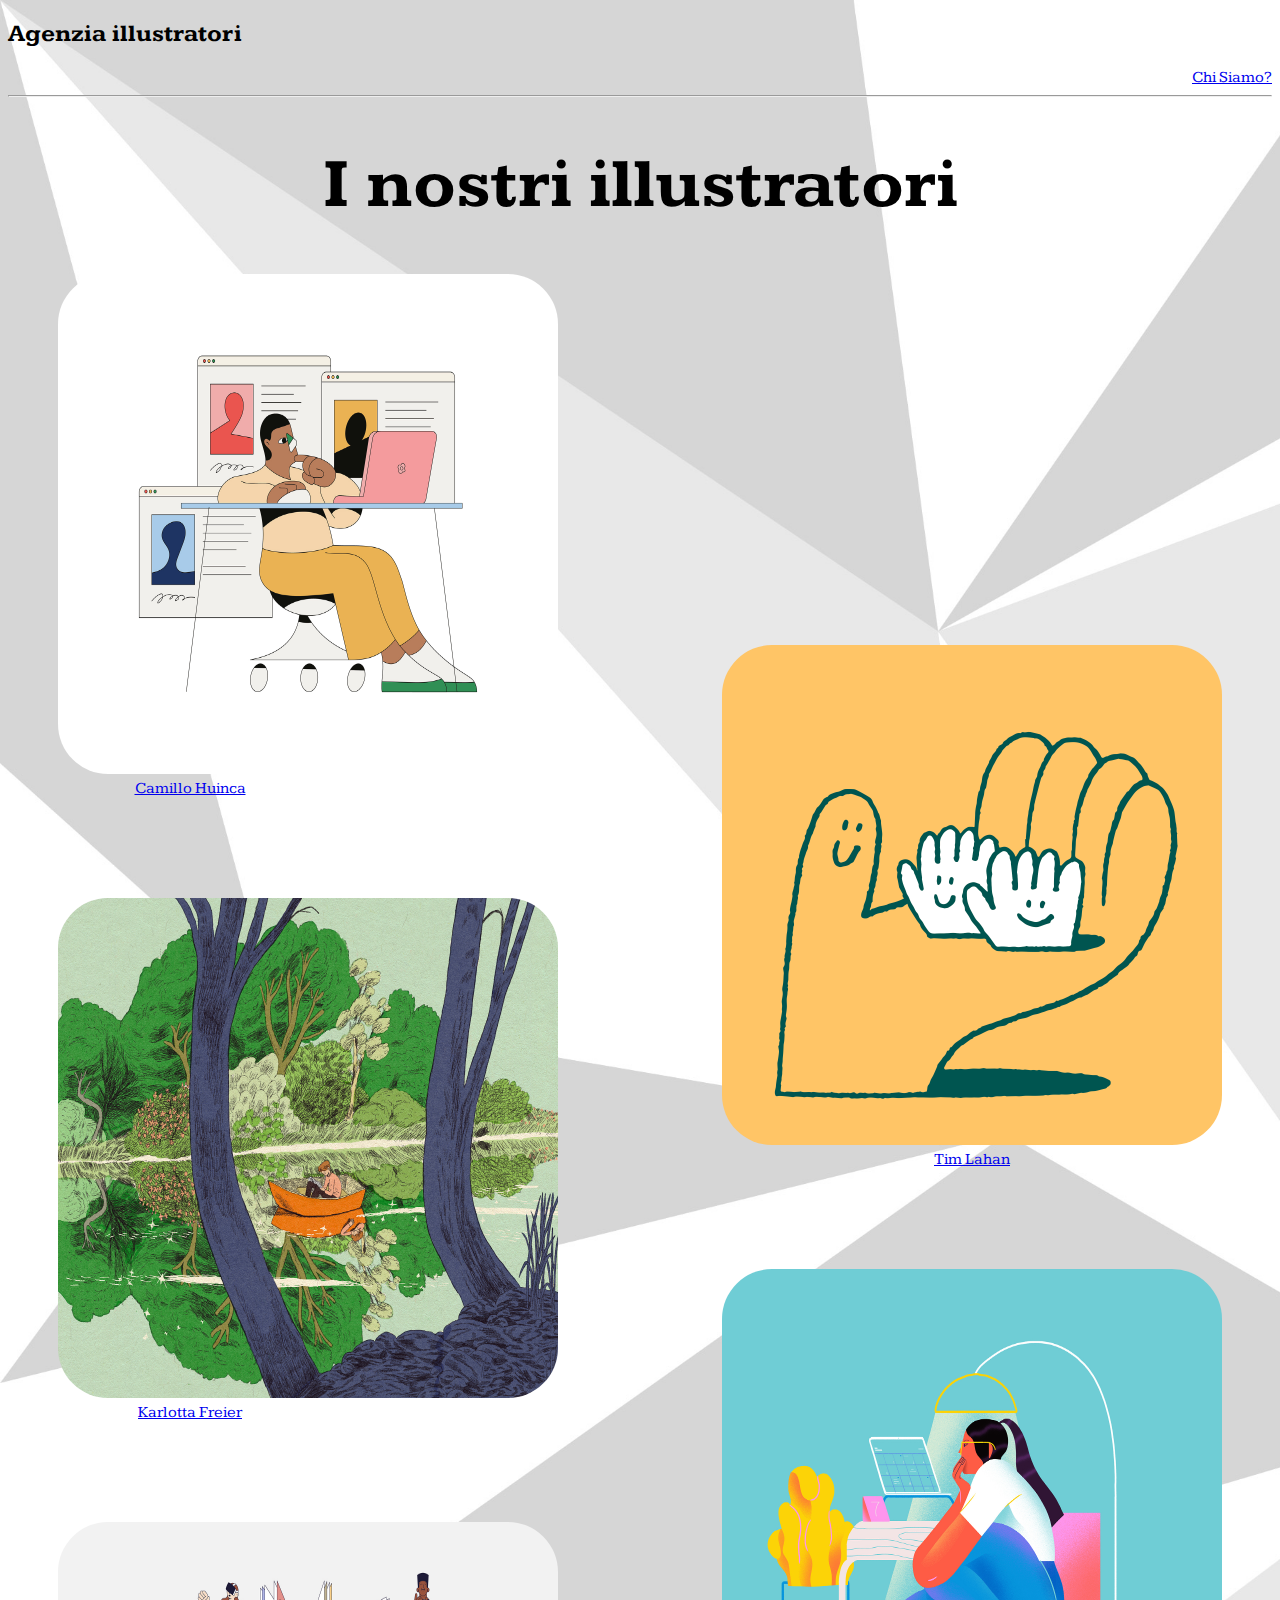
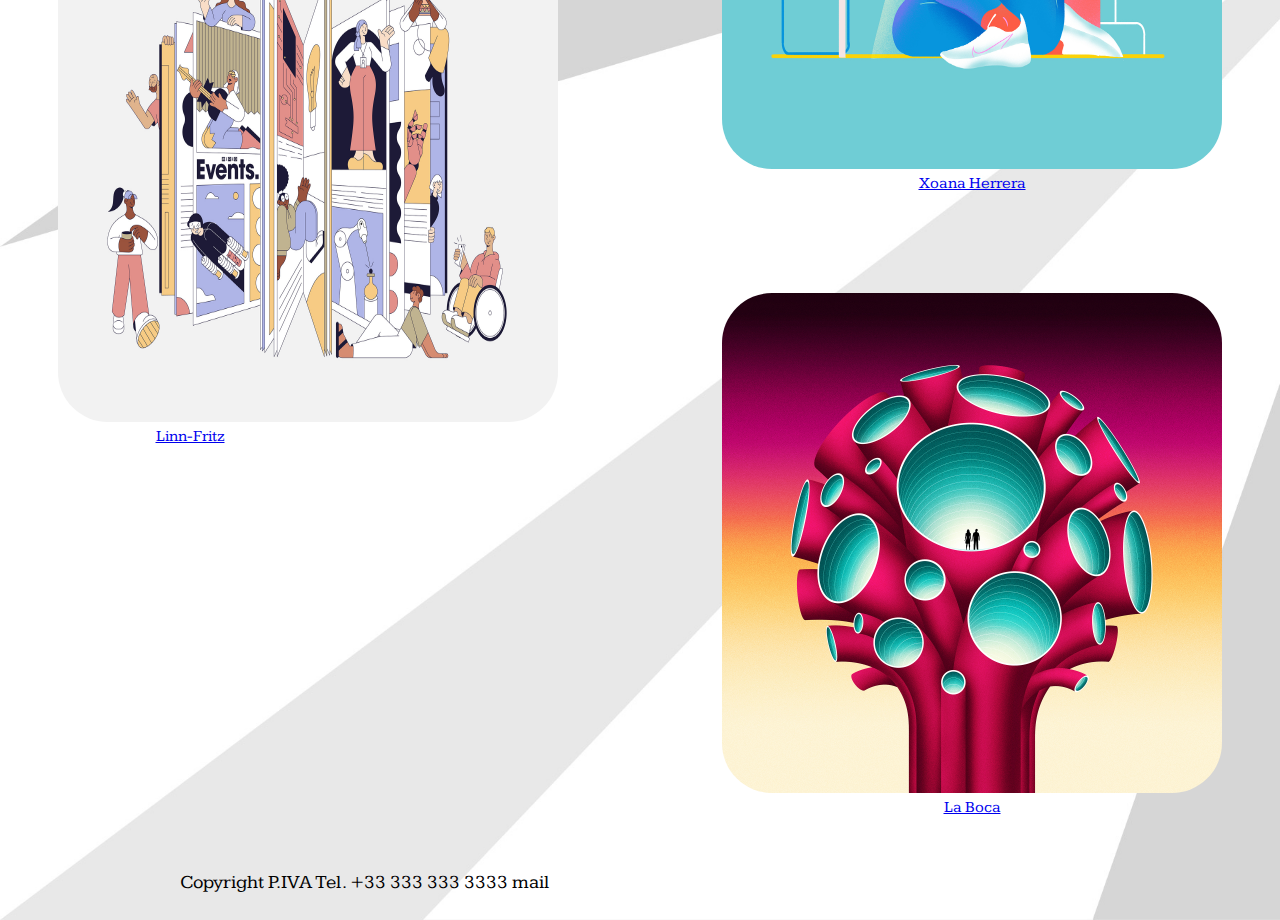
<file: index.html>
<!DOCTYPE html>
<html lang="en">
<head>
    <meta charset="UTF-8">
    <meta http-equiv="X-UA-Compatible" content="IE=edge">
    <meta name="viewport" content="width=device-width, initial-scale=1.0">
    <title>Home page</title>
    <link rel="stylesheet" href="style.css">
    <link rel="preconnect" href="https://fonts.googleapis.com">
<link rel="preconnect" href="https://fonts.gstatic.com" crossorigin>
<link href="https://fonts.googleapis.com/css2?family=Kameron:wght@400;700&display=swap" rel="stylesheet">
</head>
<body>
    <h2>Agenzia illustratori</h2>
    <header>
        <li><a href="index1.html">Chi Siamo?</a></li>
    </header>
    <hr>
    <h1>I nostri illustratori</h1>
    <main>
    <div id="camillo" >
        <img src="immagini/ch1.jpg" alt=""width="500" height="500">
        <li><a href="index2.html">Camillo Huinca</a></li>
    </div>
    <div id="tim" >
        <img src="immagini/tl5.png" alt=""width="500" height="500">
        <li><a href="index3.html">Tim Lahan</a></li>
    </div>
    <div id="karlotta" >
        <img src="immagini/kf6.jpg" alt=""width="500" height="500">
        <li><a href="index4.html">Karlotta Freier</a></li>
    </div>
    <div id="xoana" >
        <img src="immagini/xh9.jpg" alt=""width="500" height="500">
        <li><a href="index5.html">Xoana Herrera</a></li>
    </div>
    <div id="linn" >
        <img src="immagini/lf5.jpg" alt=""width="500" height="500">
        <li><a href="index6.html">Linn-Fritz</a></li>
    </div>
    <div id="laboca" >
        <img src="immagini/lb8.jpg" alt=""width="500" height="500">
        <li><a href="index7.html">La Boca</a></li>
    </div>
    </main>
    <footer>
        <h4 style="font-weight: lighter;">Copyright P.IVA Tel. +33 333 333 3333 mail</h4>
    </footer>
</body>
</html>
</file>
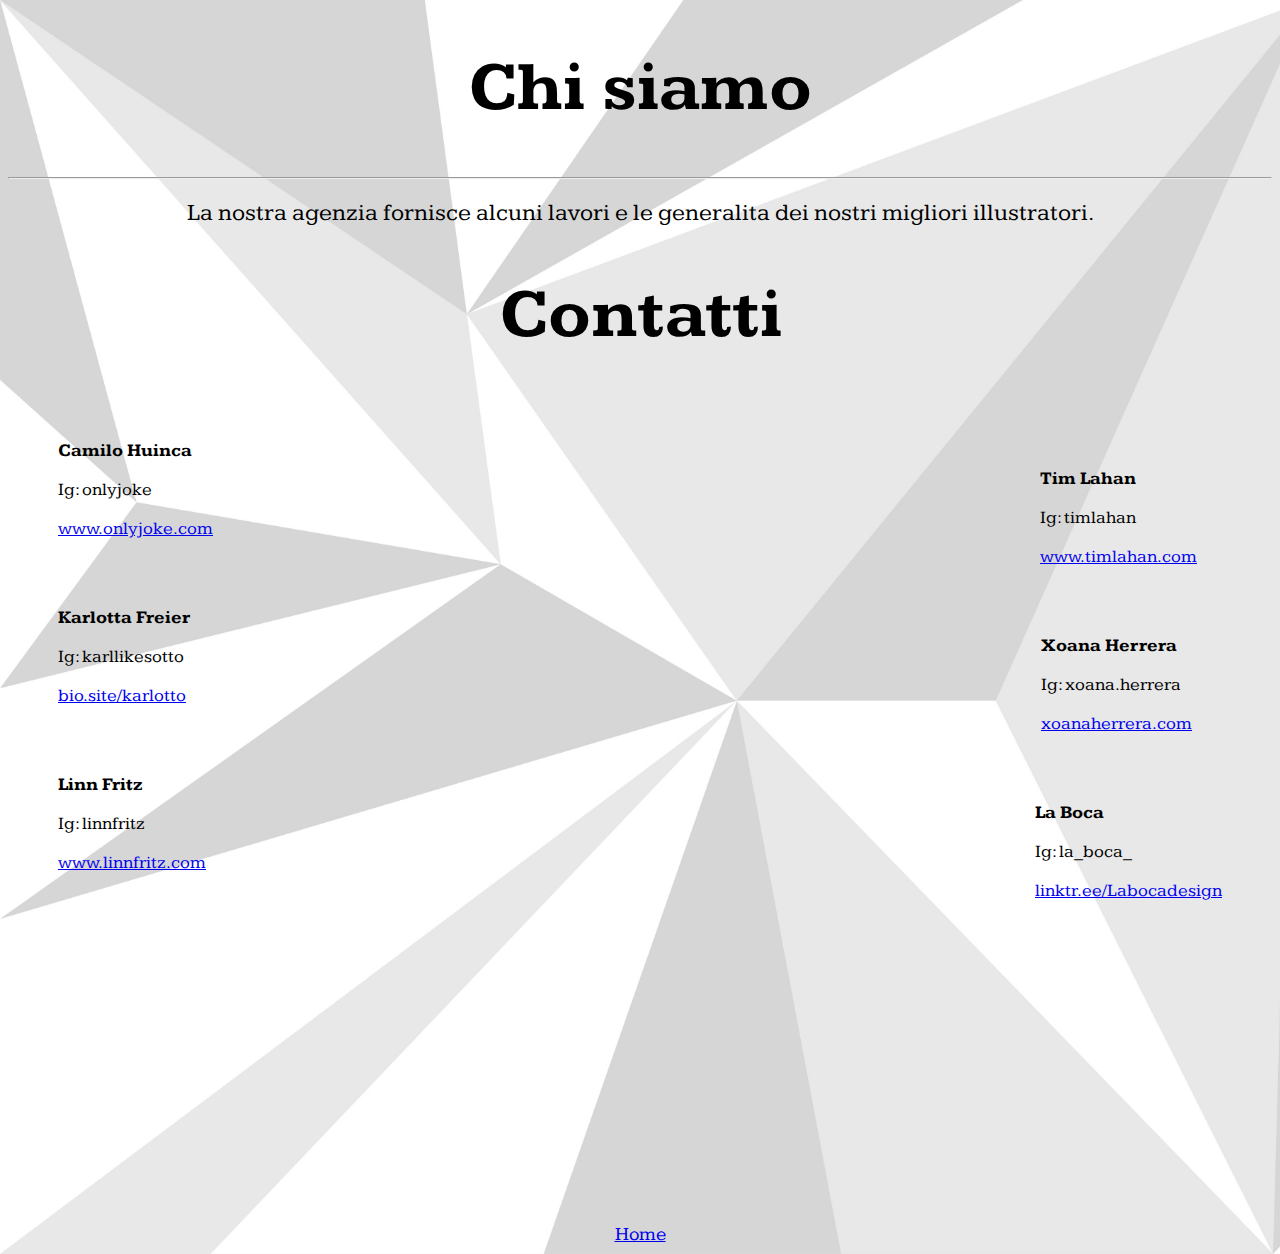
<file: index1.html>
<!DOCTYPE html>
<html lang="en">
<head>
    <meta charset="UTF-8">
    <meta http-equiv="X-UA-Compatible" content="IE=edge">
    <meta name="viewport" content="width=device-width, initial-scale=1.0">
    <title>Chi Siamo?</title>
    <link rel="stylesheet" href="style.css">
    <link rel="preconnect" href="https://fonts.googleapis.com">
<link rel="preconnect" href="https://fonts.gstatic.com" crossorigin>
<link href="https://fonts.googleapis.com/css2?family=Kameron:wght@400;700&display=swap" rel="stylesheet">
</head>
<body>
   <header>
    <h1>Chi siamo</h1>
   </header>
<hr>
   <main>
    <h2 style="font-weight: lighter;">La nostra agenzia fornisce alcuni lavori e le generalita dei nostri migliori illustratori.</h2>
    <h1>Contatti</h1>
<br>
<div id="camillo1" >
<p style="font-weight: bolder;">Camilo Huinca</p>
<p> Ig: onlyjoke</p>
<a href="https://www.onlyjoke.com/"> www.onlyjoke.com</a>
</div>

<div id="tim1" >
    <p style="font-weight: bolder;">Tim Lahan</p>
    <p>Ig: timlahan</p>
    <a href="https://www.timlahan.com/"> www.timlahan.com</a>
</div>

<div id="karlotta1" >
    <p style="font-weight: bolder;">Karlotta Freier</p>
    <p> Ig: karllikesotto</p>
    <a href="https://bio.site/karlotto"> bio.site/karlotto</a>
</div>

<div id="xoana1" >
    <p style="font-weight: bolder;">Xoana Herrera</p>
    <p>Ig: xoana.herrera</p>
    <a href="https://www.xoanaherrera.com/"> xoanaherrera.com</a>   
</div>

<div id="linn1" >
    <p style="font-weight: bolder;">Linn Fritz</p>
    <p>Ig: linnfritz</p>
    <a href="https://www.linnfritz.com/"> www.linnfritz.com</a>  
</div>

<div id="laboca1">
<p style="font-weight: bolder;">La Boca</p>
<p>Ig: la_boca_</p>
<a href="https://linktr.ee/Labocadesign"> linktr.ee/Labocadesign</a>
</div>
</main>

<footer>
    <li><a href="index.html">Home</a></li>
</footer>
</body>
</html>
</file>
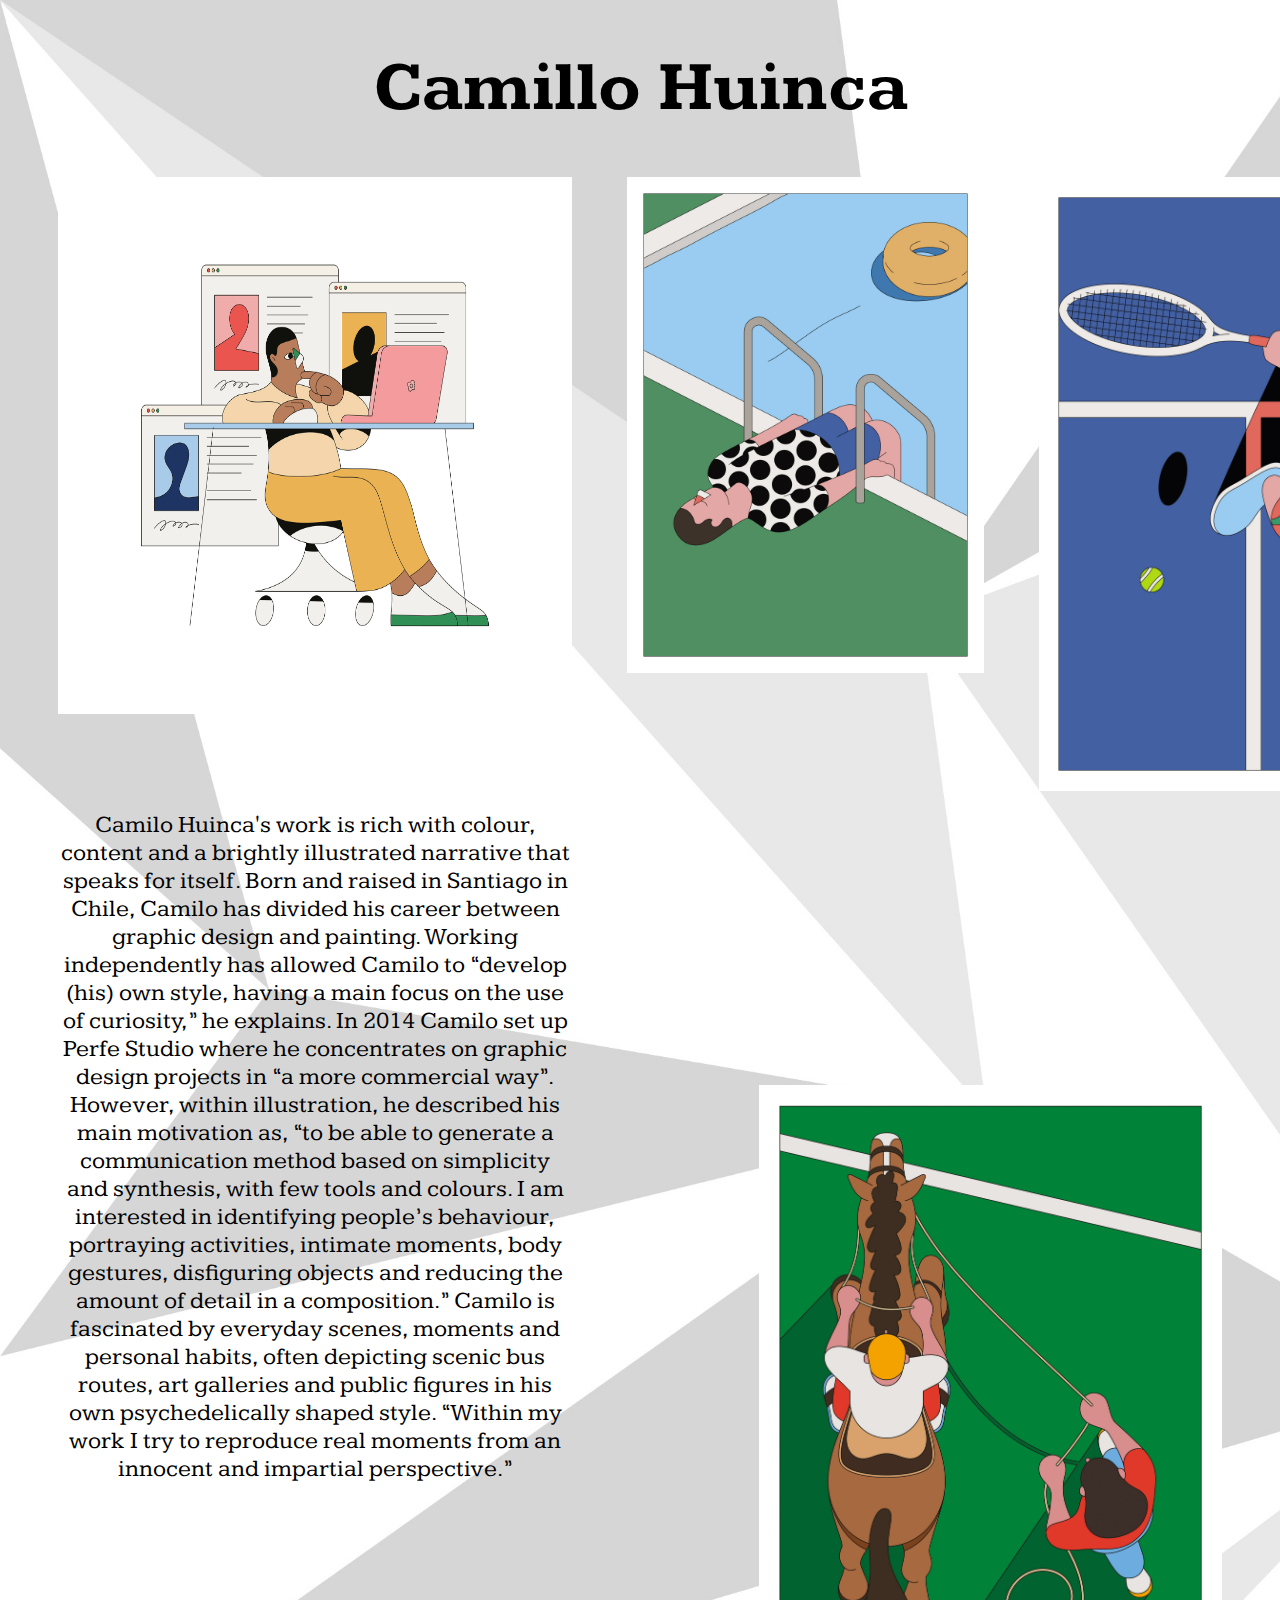
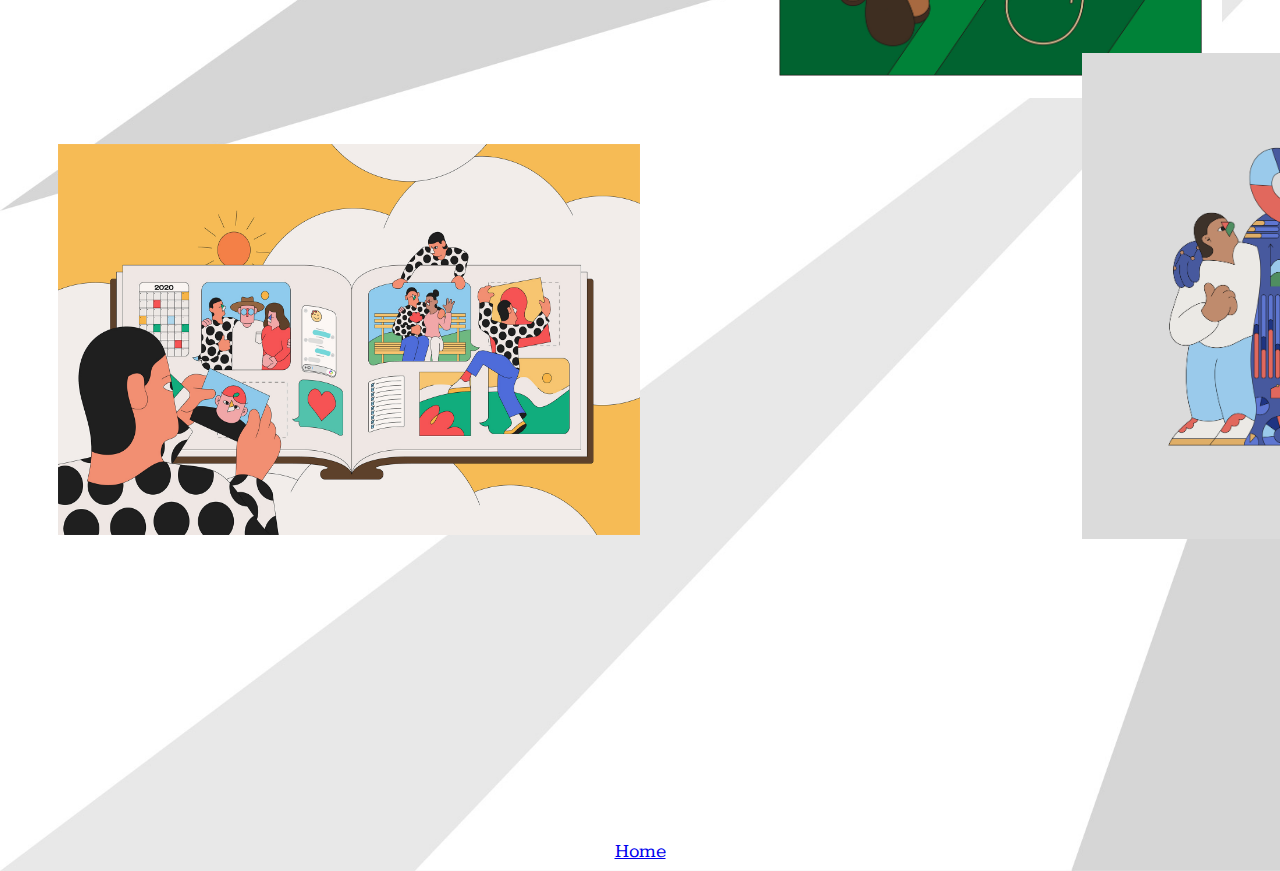
<file: index2.html>
<!DOCTYPE html>
<html lang="en">
<head>
    <meta charset="UTF-8">
    <meta http-equiv="X-UA-Compatible" content="IE=edge">
    <meta name="viewport" content="width=device-width, initial-scale=1.0">
    <title>Camillo Huinca</title>
    <link rel="stylesheet" href="style.css">
    <link rel="preconnect" href="https://fonts.googleapis.com">
<link rel="preconnect" href="https://fonts.gstatic.com" crossorigin>
<link href="https://fonts.googleapis.com/css2?family=Kameron:wght@400;700&display=swap" rel="stylesheet">
</head>
<body>
    <header>
        <h1>Camillo Huinca</h1>
    </header>
    <main>
        <div id="CamilloHuinca">
            <div id="ch123">
    <img src="immagini/ch1.jpg" alt=""width="514" height="537">
    <img src="immagini/ch2.jpg" alt=""width="357" height="496">
    <img src="immagini/ch3.jpg" alt=""width="422" height="614">
            </div>
    <h2 style="font-weight: lighter;">Camilo Huinca's work is rich with colour, content and a brightly illustrated narrative that speaks for itself. Born and raised in Santiago in Chile, Camilo has divided his career between graphic design and painting. Working independently has allowed Camilo to “develop (his) own style, having a main focus on the use of curiosity,” he explains. In 2014 Camilo set up Perfe Studio where he concentrates on graphic design projects in “a more commercial way”. However, within illustration, he described his main motivation as, “to be able to generate a communication method based on simplicity and synthesis, with few tools and colours. I am interested in identifying people’s behaviour, portraying activities, intimate moments, body gestures, disfiguring objects and reducing the amount of detail in a composition.” Camilo is fascinated by everyday scenes, moments and personal habits, often depicting scenic bus routes, art galleries and public figures in his own psychedelically shaped style. “Within my work I try to reproduce real moments from an innocent and impartial perspective.”</h2>
    <div id="ch4">
    <img src="immagini/ch4.jpg" alt=""width="463" height="613">
    </div>
    <div id="ch56">
        <div id="ch5">
    <img src="immagini/ch5.jpg" alt=""width="582" height="391">
</div>
    <img src="immagini/ch6.png" alt=""width="484" height="486">
    </div>
</div>
</main>
<footer>
    <li><a href="index.html">Home</a></li>
</footer>
</body>
</html>
</file>
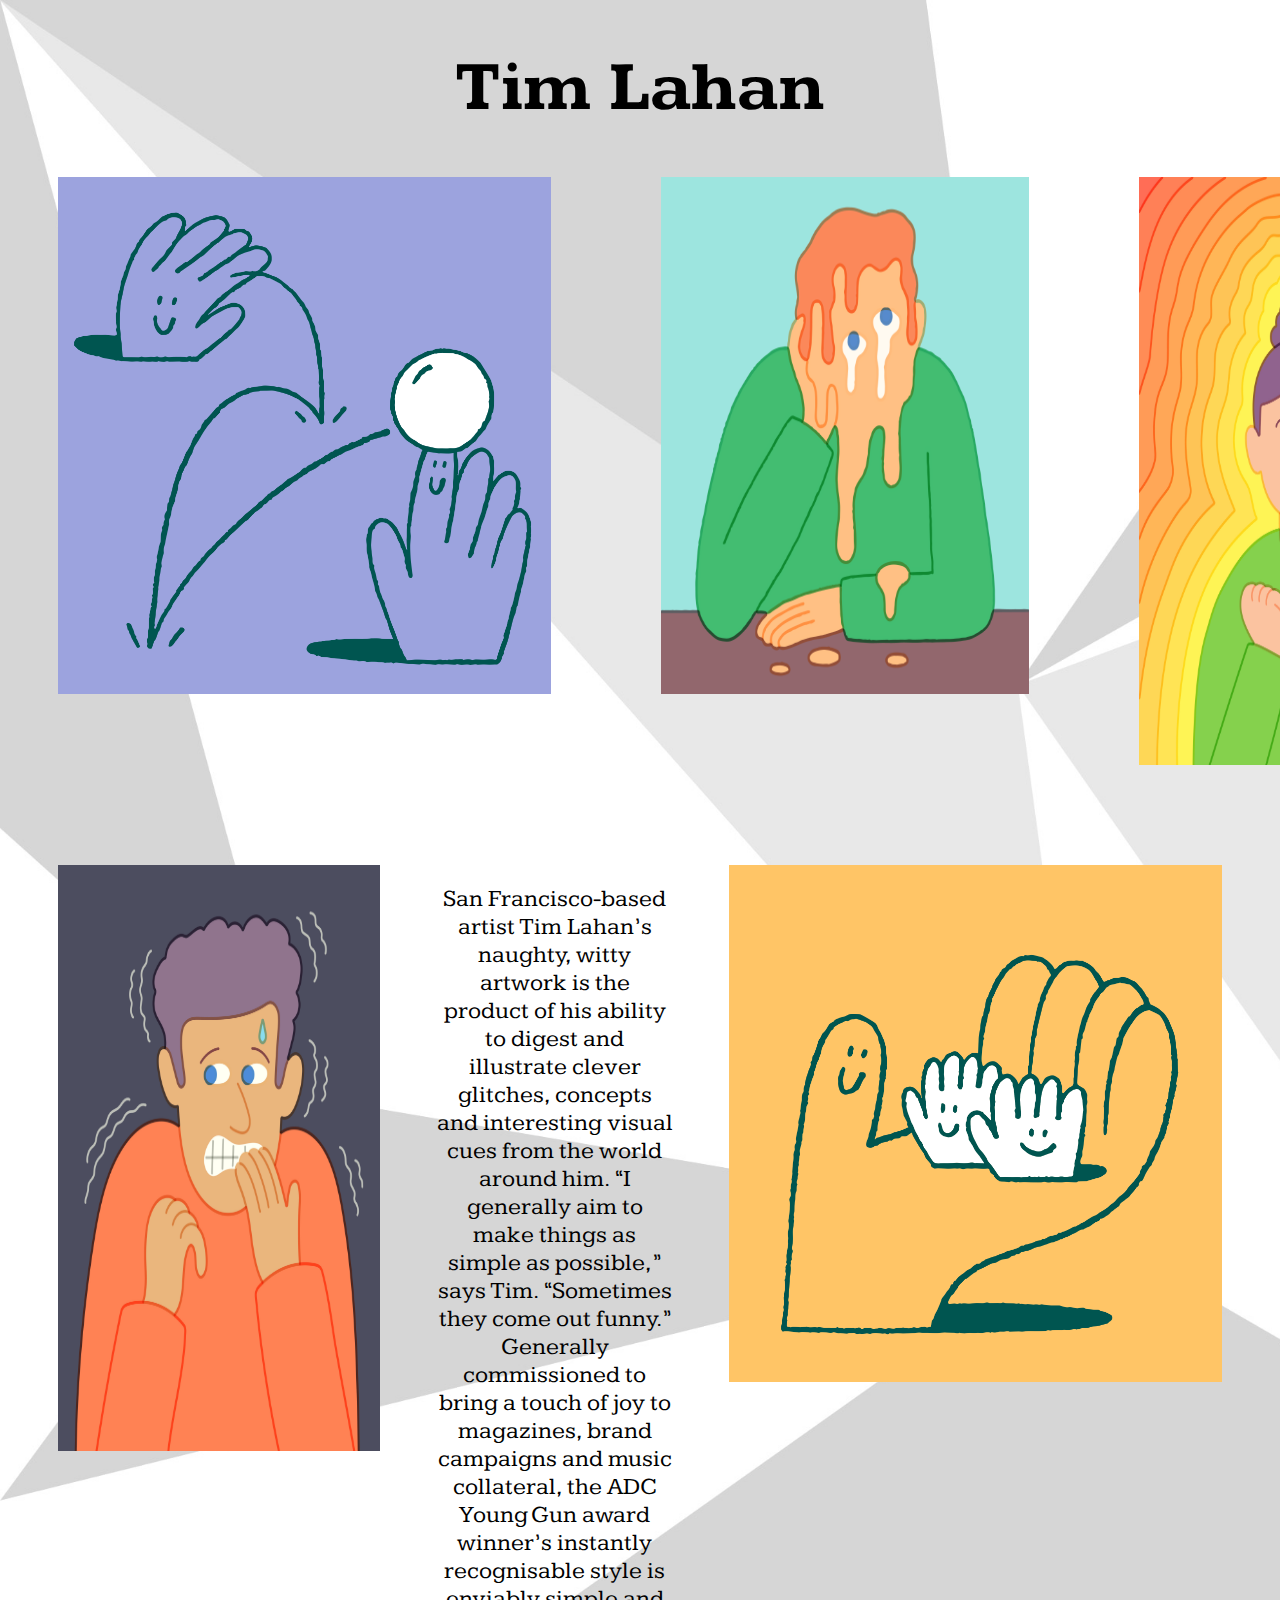
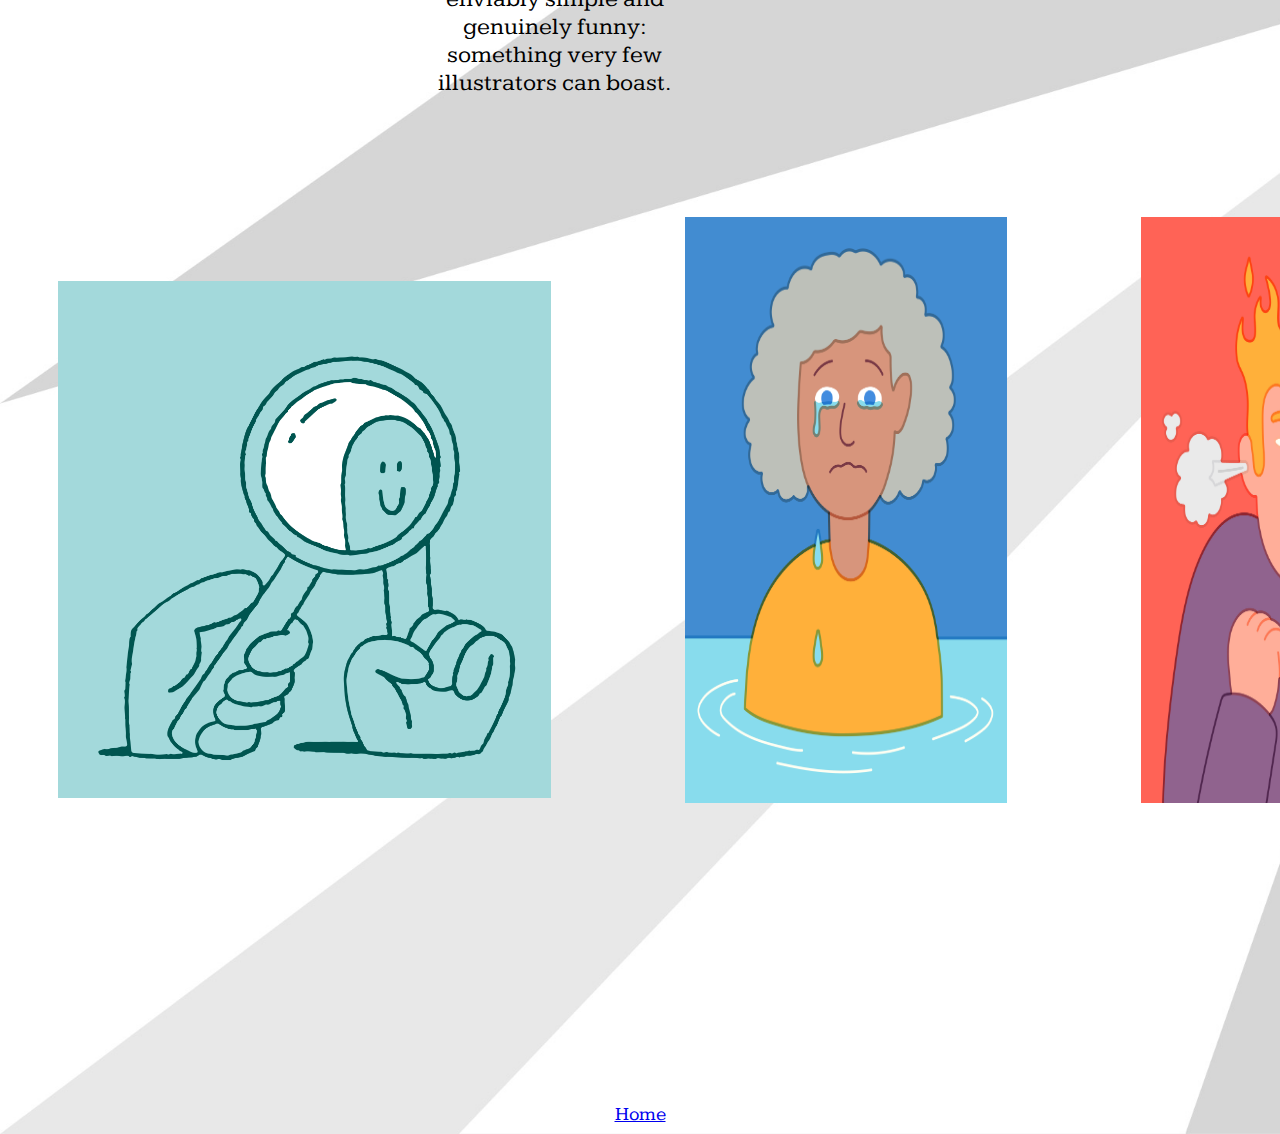
<file: index3.html>
<!DOCTYPE html>
<html lang="en">
<head>
    <meta charset="UTF-8">
    <meta http-equiv="X-UA-Compatible" content="IE=edge">
    <meta name="viewport" content="width=device-width, initial-scale=1.0">
    <title>Tim Lahan</title>
    <link rel="stylesheet" href="style.css">
    <link rel="preconnect" href="https://fonts.googleapis.com">
<link rel="preconnect" href="https://fonts.gstatic.com" crossorigin>
<link href="https://fonts.googleapis.com/css2?family=Kameron:wght@400;700&display=swap" rel="stylesheet">
</head>
<body>
    <header>
        <h1>Tim Lahan</h1>
    </header>
    <main>
            <div id="tl123">
        <img src="immagini/tl1.png" alt=""width="493" height="517">
        <img src="immagini/tl2.png" alt=""width="368" height="517">
        <img src="immagini/tl3.jpg" alt=""width="322" height="588">
            </div>
            <div id="tl45">
        <img src="immagini/tl4.jpg" alt=""width="322" height="586">
        <h2 style="font-weight: lighter;">San Francisco-based artist Tim Lahan’s naughty, witty artwork is the product of his ability to digest and illustrate clever glitches, concepts and interesting visual cues from the world around him. “I generally aim to make things as simple as possible,” says Tim. “Sometimes they come out funny.” Generally commissioned to bring a touch of joy to magazines, brand campaigns and music collateral, the ADC Young Gun award winner’s instantly recognisable style is enviably simple and genuinely funny: something very few illustrators can boast.</h2>
        <img src="immagini/tl5.png" alt=""width="493" height="517">
            </div>
            <div id="tl678">
                <div id="tl6">
        <img src="immagini/tl6.png" alt=""width="493" height="517">
    </div>
        <img src="immagini/tl7.png" alt=""width="322" height="586">
        <img src="immagini/tl8.jpg" alt=""width="322" height="586">
            </div>
    </main>
    <footer>
        <li><a href="index.html">Home</a></li>
    </footer>
    
</body>
</html>
</file>
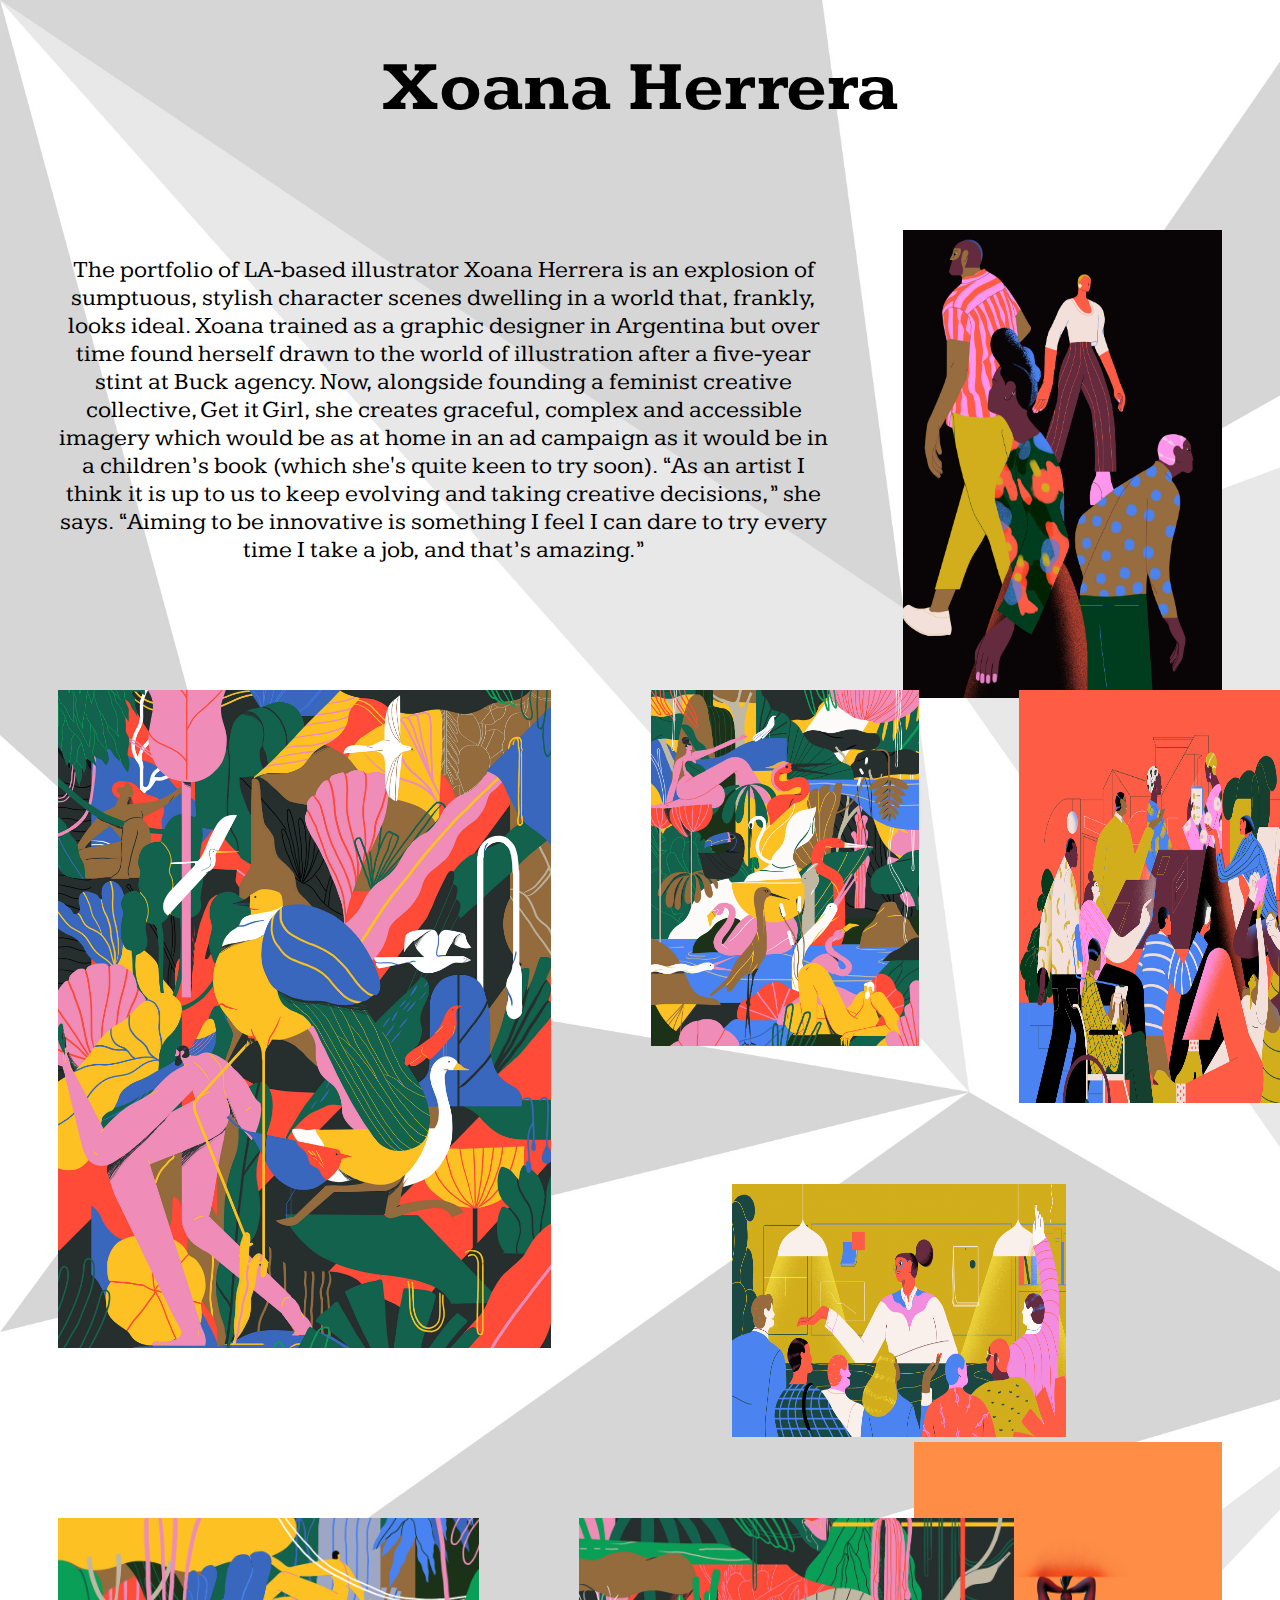
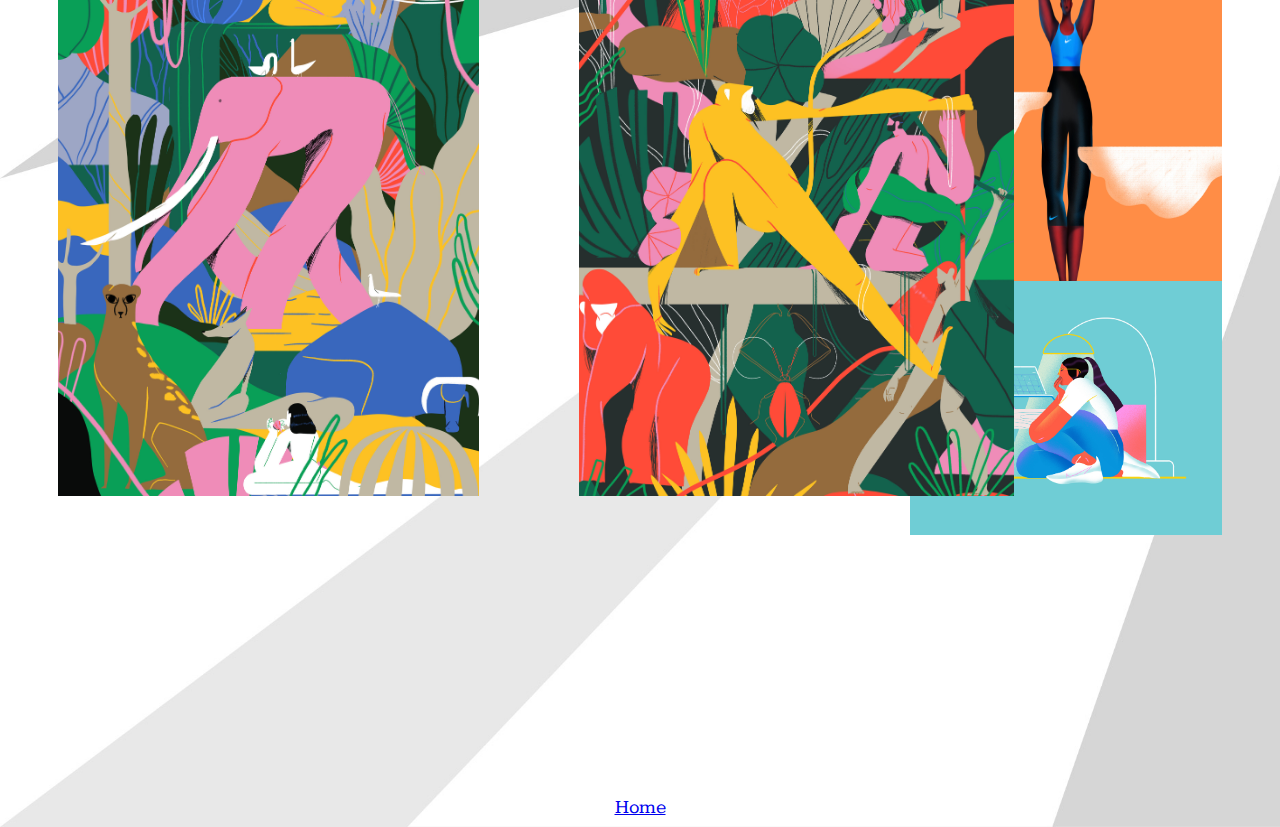
<file: index5.html>
<!DOCTYPE html>
<html lang="en">
<head>
    <meta charset="UTF-8">
    <meta http-equiv="X-UA-Compatible" content="IE=edge">
    <meta name="viewport" content="width=device-width, initial-scale=1.0">
    <title>Xoana Herrera</title>
    <link rel="stylesheet" href="style.css">
    <link rel="preconnect" href="https://fonts.googleapis.com">
<link rel="preconnect" href="https://fonts.gstatic.com" crossorigin>
<link href="https://fonts.googleapis.com/css2?family=Kameron:wght@400;700&display=swap" rel="stylesheet">
</head>
<body>
    <header>
        <h1>Xoana Herrera</h1>
    </header>
    <main>
            <div id="XoanaHerrera">
                <h2 style="font-weight: lighter;">The portfolio of LA-based illustrator Xoana Herrera is an explosion of sumptuous, stylish character scenes dwelling in a world that, frankly, looks ideal. Xoana trained as a graphic designer in Argentina but over time found herself drawn to the world of illustration after a five-year stint at Buck agency. Now, alongside founding a feminist creative collective, Get it Girl, she creates graceful, complex and accessible imagery which would be as at home in an ad campaign as it would be in a children’s book (which she's quite keen to try soon). “As an artist I think it is up to us to keep evolving and taking creative decisions,” she says. “Aiming to be innovative is something I feel I can dare to try every time I take a job, and that’s amazing.”</h2>
            </div>  
            <div id="xh1"> 
                <img src="immagini/xh1.jpg" alt=""width="319" height="468">
</div>
<div id="xh234">
    <img src="immagini/xh2.jpg" alt=""width="611" height="658">
    <img src="immagini/xh3.jpg" alt=""width="334" height="356">
    <img src="immagini/xh4.jpg" alt=""width="316" height="413">
</div>
<div id="xh5">
    <img src="immagini/xh5.jpg" alt=""width="334" height="253">
    <div id="xh6">
    <img src="immagini/xh6.jpg" alt=""width="308" height="638">
</div>
</div>
<div id="xh78">
    <img src="immagini/xh7.jpg" alt=""width="421" height="578">
    <img src="immagini/xh8.jpg" alt=""width="547" height="578">
</div>
    <div id="xh9">
    <img src="immagini/xh9.jpg" alt=""width="312" height="254">
</div>

    </main>
    <footer>
        <li><a href="index.html">Home</a></li>
    </footer>
</body>
</html>
</file>
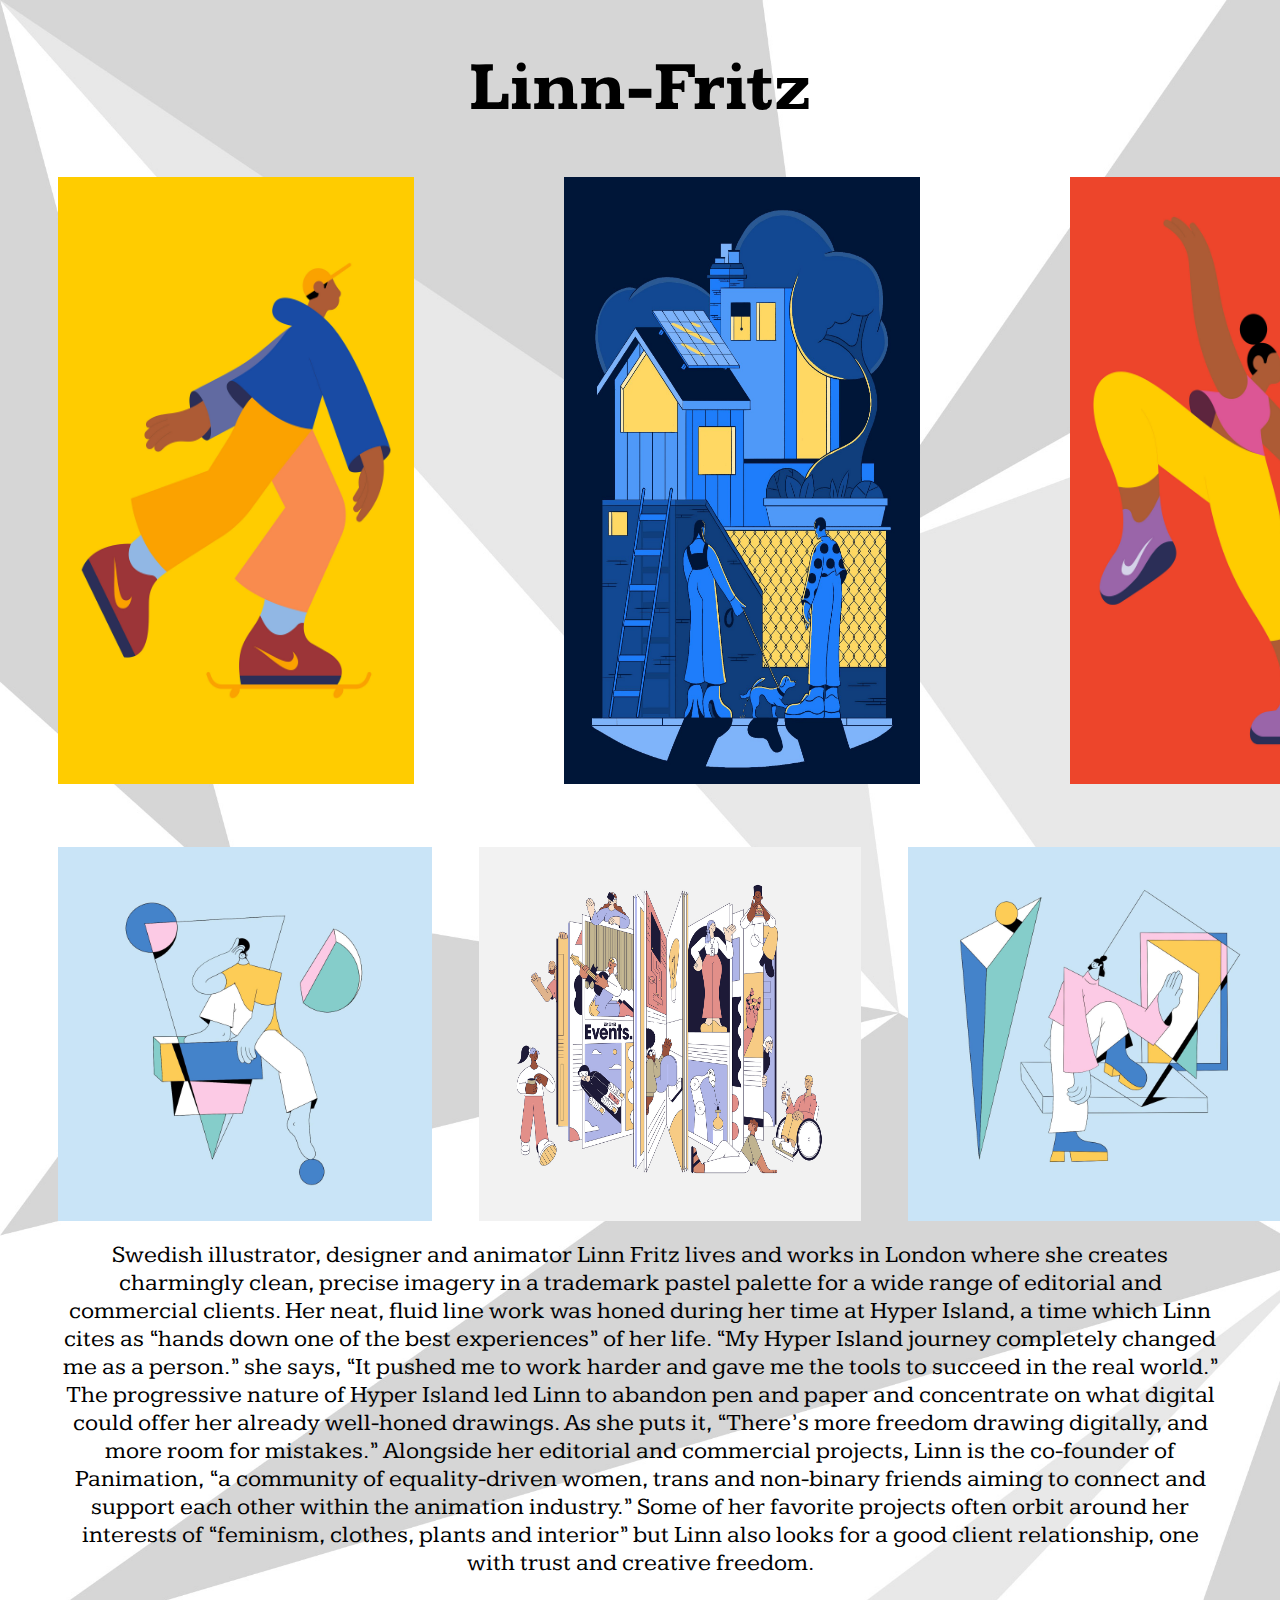
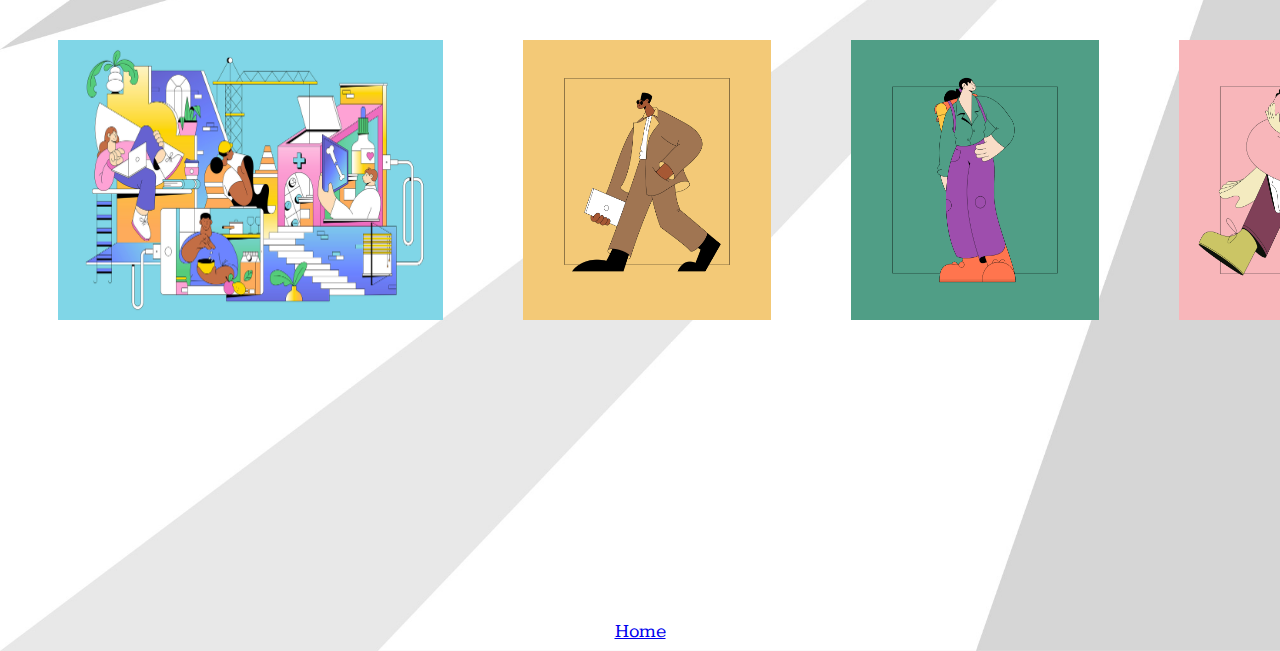
<file: index6.html>
<!DOCTYPE html>
<html lang="en">
<head>
    <meta charset="UTF-8">
    <meta http-equiv="X-UA-Compatible" content="IE=edge">
    <meta name="viewport" content="width=device-width, initial-scale=1.0">
    <title>Linn-Fritz</title>
    <link rel="stylesheet" href="style.css">
    <link rel="preconnect" href="https://fonts.googleapis.com">
<link rel="preconnect" href="https://fonts.gstatic.com" crossorigin>
<link href="https://fonts.googleapis.com/css2?family=Kameron:wght@400;700&display=swap" rel="stylesheet">
</head>
<body>
    <header>
        <h1>Linn-Fritz</h1>
    </header>
    <main>
        <div id="lf123">
        <img src="immagini/lf1.jpg" alt=""width="356" height="607">
        <img src="immagini/lf2.jpg" alt=""width="356" height="607">
        <img src="immagini/lf3.jpg" alt=""width="356" height="607">
    </div>
    <div id="lf456">
        <img src="immagini/lf4.jpg" alt=""width="445" height="374">
        <img src="immagini/lf5.jpg" alt=""width="382" height="374">
        <img src="immagini/lf6.jpg" alt=""width="448" height="374">
    </div>
    <div id="LinnFritz">
        <h2 style="font-weight: lighter;">Swedish illustrator, designer and animator Linn Fritz lives and works in London where she creates charmingly clean, precise imagery in a trademark pastel palette for a wide range of editorial and commercial clients. Her neat, fluid line work was honed during her time at Hyper Island, a time which Linn cites as “hands down one of the best experiences” of her life. “My Hyper Island journey completely changed me as a person.” she says, “It pushed me to work harder and gave me the tools to succeed in the real world.” The progressive nature of Hyper Island led Linn to abandon pen and paper and concentrate on what digital could offer her already well-honed drawings. As she puts it, “There’s more freedom drawing digitally, and more room for mistakes.” Alongside her editorial and commercial projects, Linn is the co-founder of Panimation, “a community of equality-driven women, trans and non-binary friends aiming to connect and support each other within the animation industry.” Some of her favorite projects often orbit around her interests of “feminism, clothes, plants and interior” but Linn also looks for a good client relationship, one with trust and creative freedom.</h2>
    </div>
        <div id="lf78910">
        <img src="immagini/lf7.jpg" alt=""width="385" height="280">
        <img src="immagini/lf8.jpg" alt=""width="248" height="280">
        <img src="immagini/lf9.jpg" alt=""width="248" height="280">
        <img src="immagini/lf10.jpg" alt=""width="248" height="280">
    </div>
    </main>
    <footer>
        <li><a href="index.html">Home</a></li>
    </footer>
    
</body>
</html>
</file>
<file: style.css>
body {
    background-image: url(immagini/image.jpg);
    background-repeat: no-repeat;
    background-size: cover;
    font-family: 'Kameron', serif;
}
header {
    list-style-type: none;
    font-weight: normal;
    text-align: right;
}
h1 {
    text-align: center;
    font-size: 70px;
}

#camillo {
 padding-left: 50px;
 padding-right: 950px;
 padding-bottom: 100px;
 list-style-type: none;
 text-align: center;
}
#camillo img{
    border-radius: 50px 50px 50px 50px;
}
#tim {
    padding-right: 50px;
    padding-bottom: 100px;
    margin-top: -20%;
     float: right;
     list-style-type: none;
     text-align: center;
}
#tim img{
    border-radius: 50px 50px 50px 50px; 
}
#karlotta {
    padding-left: 50px;
    padding-right: 950px;
    padding-bottom: 100px;
    list-style-type: none;
    text-align: center;
}
#karlotta img{
    border-radius: 50px 50px 50px 50px; 
}
#xoana {
    padding-right: 50px;
    padding-bottom: 100px;
    margin-top: -20%;
       float: right;
       list-style-type: none;
       text-align: center;
}
#xoana img {
    border-radius: 50px 50px 50px 50px; 
}
#linn {
    padding-left: 50px;
    padding-right: 950px;
    padding-bottom: 100px;
    list-style-type: none;
    text-align: center;
}
#linn img {
    border-radius: 50px 50px 50px 50px; 

}
#laboca {
    padding-right: 50px;
    padding-bottom: 100px;
    margin-top: -20%;
        float: right;
        list-style-type: none;
        text-align: center;
}
#laboca img {
    border-radius: 50px 50px 50px 50px; 

}

footer {
    list-style-type: none;
    font-weight: lighter;
    font-size: larger;
    text-align: center;
    padding-top: 300px;
}

main h2{
    text-align: center;
}
#camillo1 {
    padding-left: 50px;
    padding-bottom: 50px; 
    font-size: large;    
}
#tim1 {
    float: right;
    padding-right: 75px; 
    padding-bottom: 50px;
    margin-top: -11%;
    font-size: large;     
}
#karlotta1 {
    padding-left: 50px; 
    padding-bottom: 50px;
    font-size: large;     
}
#xoana1 {
    float: right;
    padding-right: 80px;
    padding-bottom: 50px;
    margin-top: -11%;
    font-size: large;     
}
#linn1 {
    padding-left: 50px; 
    padding-bottom: 50px;
    font-size: large;     
}
#laboca1{
    float: right;
    padding-right: 50px;
    padding-bottom: 50px;
    margin-top: -11%;
    font-size: large;    
}

#ch123 {
    display: flex;
    padding-left: 50px;
    padding-right: 50px;
    gap: 55px;
}
#CamilloHuinca h2{
    padding-left: 50px;
    padding-right: 700px;
    
}
#ch4 {
    gap: 50px;
    float: right;
    padding-right: 50px;
    margin-top: -33%;
}
#ch5 {
    padding-top: 91px;
}
#ch56 {
    display: flex;
    padding-top: 150px;
    padding-left: 50px;
    padding-right: 50px;
    gap: 442px;
}

#tl123 {
    display: flex;
    padding-left: 50px;
    padding-right: 50px;
    gap: 110px;
}
#tl45 {
    display: flex;
    padding-top: 100px;
    padding-left: 50px;
    padding-right: 50px;
    gap: 55px;
}
#tl6 {
    padding-top: 64px;
}
#tl678 {
    display: flex;
    padding-top: 100px;
    padding-left: 50px;
    padding-right: 50px;
    gap: 134px;
}

#kf123 {
    display: flex;
    padding-left: 50px;
    padding-right: 50px;
    gap: 50px;
}
#kf4 {
    display: flex;
    padding-left: 50px;
    padding-right: 50px;
    padding-top: 50px;
    gap: 50px;
}
#kf56 {
    display: flex;
    padding-left: 50px;
    padding-right: 50px;
    padding-top: 50px;
    gap: 325px;
}
#kf6 {
    padding-top: 129px;
}

#XoanaHerrera {
    padding-left: 50px;
    margin-right: 35%;
    margin-top: 10%;
}
#xh1 {
    float: right;
    padding-right: 50px;
    margin-top: -28%;
}
#xh234 {
    display: flex;
    padding-top: 50px;
    padding-left: 50px;
    padding-right: 50px;
    margin-top: 6%;
    gap: 100px;
}
#xh5 {
    padding-left: 724px;
    margin-top: -13%;
}
#xh6 {
    float: right;
    padding-right: 50px;
}
#xh78 {
    display: flex;
    margin-top: -10%;
    padding-left: 50px;
    padding-right: 50px;
    margin-top: 6%;
    gap: 100px;
}
#xh9 {
    float: right;
    padding-right: 50px;
    margin-top: -17%;
}

#lf123 {
    display: flex;
    padding-left: 50px;
    padding-right: 50px;
    gap: 150px;
}
#lf456 {
    display: flex;
    margin-top: 5%;
    padding-left: 50px;
    padding-right: 50px;
    gap: 47px;
}
#LinnFritz {
    padding-left: 50px;
    padding-right: 50px;
}
#lf78910 {
    display: flex;
    margin-top: 5%;
    padding-left: 50px;
    padding-right: 50px;
    gap: 80px;
}

#LaBoca {
    padding-left: 50px;
    margin-right: 60%;
}
#lb12 {
    float: right;
    display: flex;
    padding-right: 50px;
    margin-top: -41%;
    gap: 100px;
}
#lb3 {
    float: right;
    padding-right: 50px;
}
#lb46 {
    display: grid;
    gap: 50px;
    margin-top: 5%;
    margin-left: 45%;
}
#lb5 {
    padding-left: 50px;
    margin-top: -33%;
}
#lb7 {
    float: right;
    padding-right: 50px;
    margin-top: 5%;
}
#lb89 {
    display: flex;
    padding-top: 8px;
    padding-left: 50px;
    margin-top: 5%;
    gap: 100px;
}
</file>
